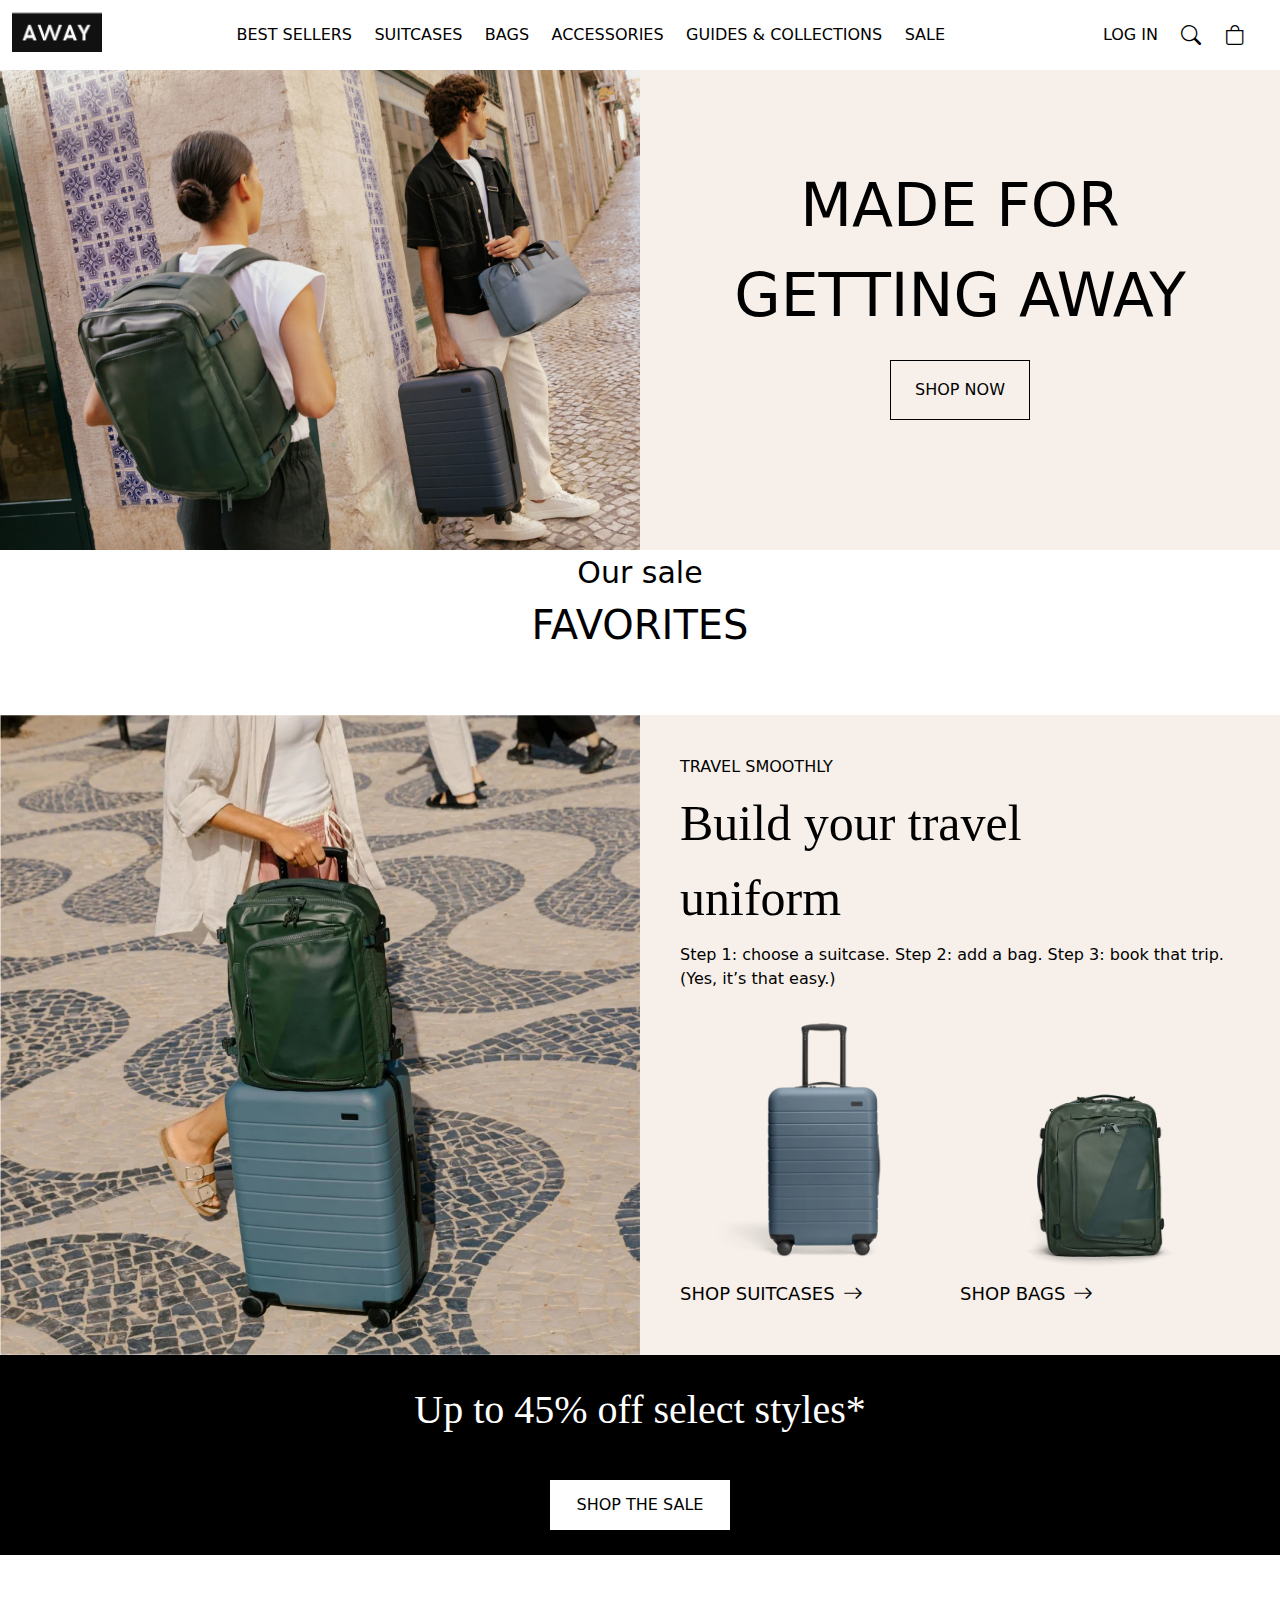
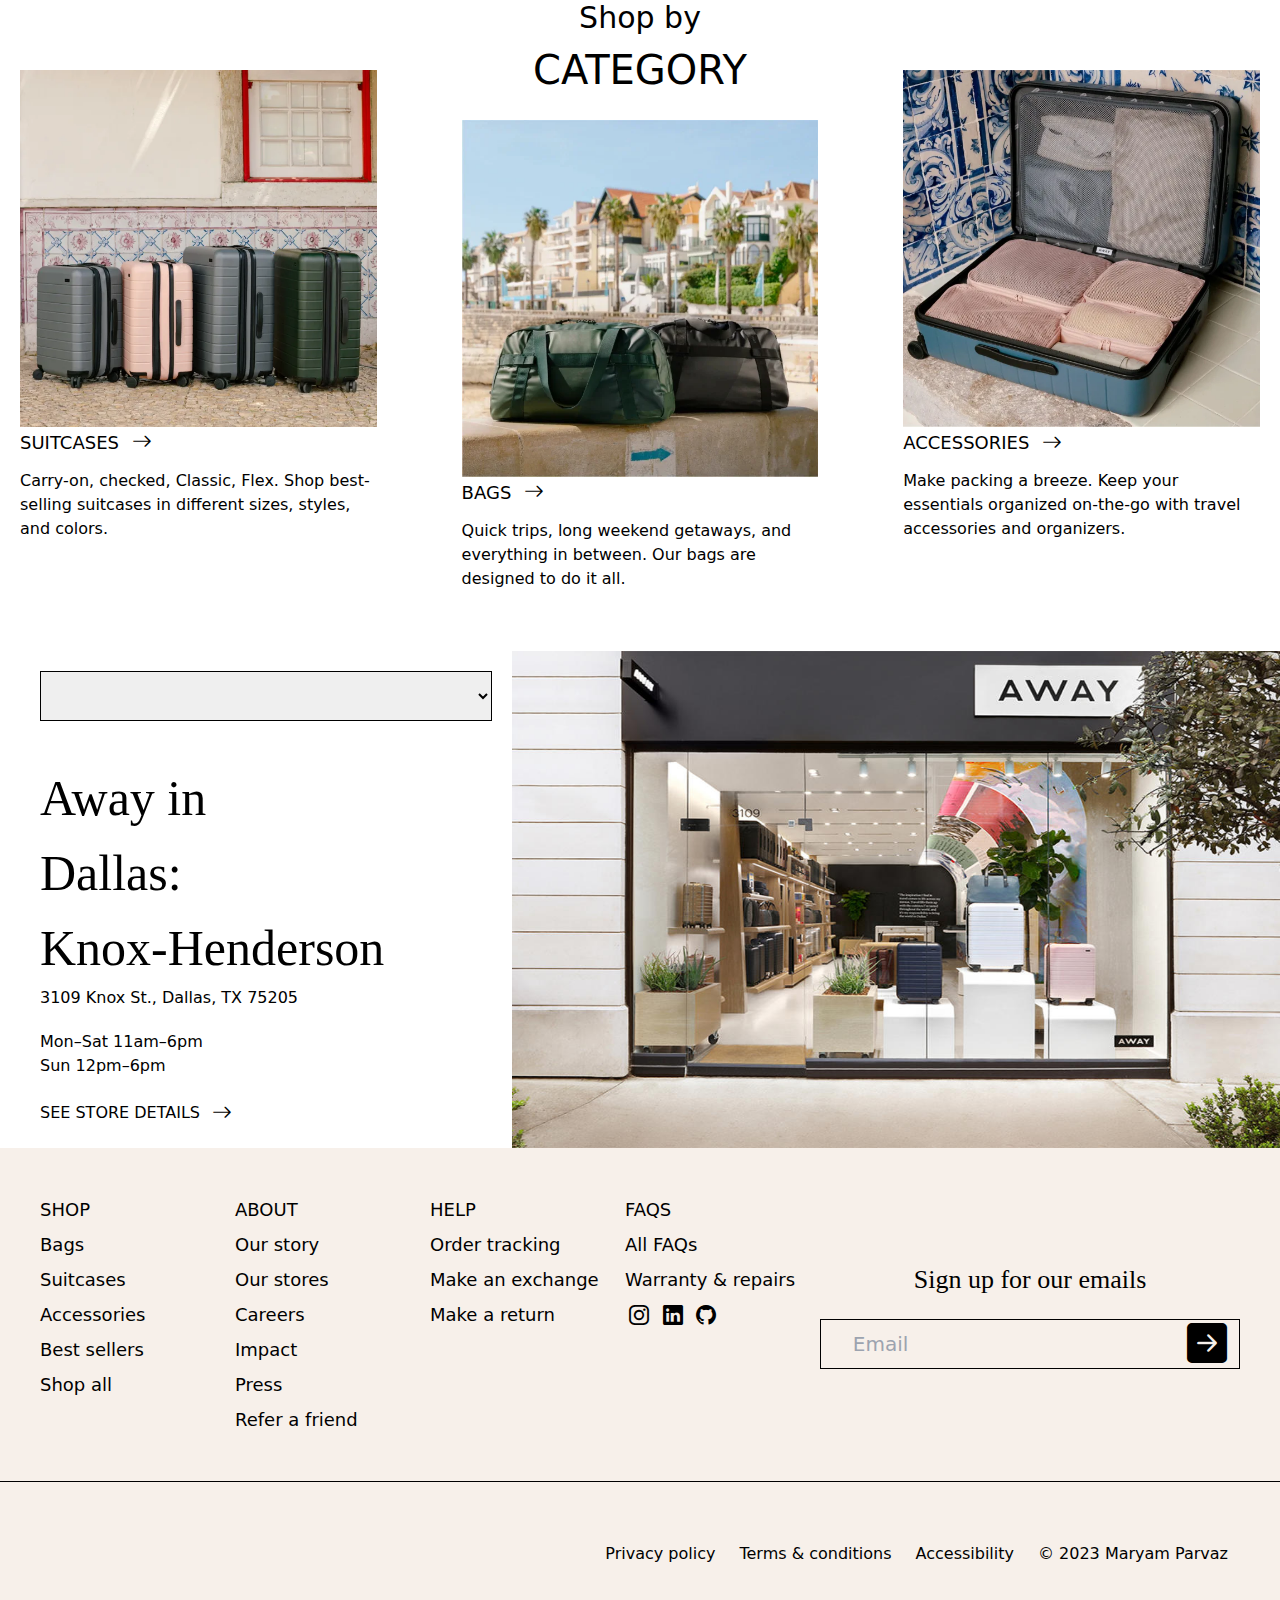
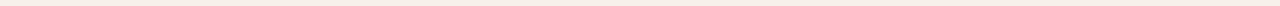
<file: index.html>
<!DOCTYPE html>
<html lang="en">

<head>
        <meta charset="UTF-8">
        <meta name="viewport" content="width=device-width, initial-scale=1.0">
        <title>Document</title>
        <link rel="stylesheet" href="css/output.css">
        <link rel="stylesheet" href="font/node_modules/bootstrap-icons/font/bootstrap-icons.css">
</head>

<body class="flex justify-center">
        <main class="w-full flex flex-wrap 2xl:container 2xl:justify-center ">
                <!-- page one -->
                <section id="page1" class="w-full ">
                        <header class="w-full flex justify-between bg-white z-50 p-3 fixed top-0 left-0 h-[70px]">
                                <img id="logo" onclick="closecart()" src="img/Capture.PNG" alt=""
                                        class="w-[90px] h-[40px] cursor-pointer">
                                <ul class="hidden w-[60%] lg:flex justify-evenly">
                                        <li
                                                class="relative flex items-center after:absolute after:bottom-0 after:w-0 after:left-[50%] after:h-[1px] after:bg-black after:hover:w-full after:hover:left-0 after:transition-all after:duration-[.4s]">
                                                <a href="">BEST SELLERS</a>
                                        </li>
                                        <li
                                                class="relative flex items-center after:absolute after:bottom-0 after:w-0 after:left-[50%] after:h-[1px] after:bg-black after:hover:w-full after:hover:left-0 after:transition-all after:duration-[.4s]">
                                                <a href="">SUITCASES</a>
                                        </li>
                                        <li
                                                class="relative flex items-center after:absolute after:bottom-0 after:w-0 after:left-[50%] after:h-[1px] after:bg-black after:hover:w-full after:hover:left-0 after:transition-all after:duration-[.4s]">
                                                <a href="">BAGS</a>
                                        </li>
                                        <li
                                                class="relative flex items-center after:absolute after:bottom-0 after:w-0 after:left-[50%] after:h-[1px] after:bg-black after:hover:w-full after:hover:left-0 after:transition-all after:duration-[.4s]">
                                                <a href="">ACCESSORIES</a>
                                        </li>
                                        <li
                                                class="relative flex items-center after:absolute after:bottom-0 after:w-0 after:left-[50%] after:h-[1px] after:bg-black after:hover:w-full after:hover:left-0 after:transition-all after:duration-[.4s]">
                                                <a href="">GUIDES & COLLECTIONS</a>
                                        </li>
                                        <li
                                                class="relative flex items-center after:absolute after:bottom-0 after:w-0 after:left-[50%] after:h-[1px] after:bg-black after:hover:w-full after:hover:left-0 after:transition-all after:duration-[.4s]">
                                                <a href="" class="text-red">SALE</a>
                                        </li>
                                </ul>
                                <ul class="flex w-[30%] lg:w-[15%] justify-evenly">
                                        <li class="flex items-center"><a href="">LOG IN</a></li>
                                        <li class="flex items-center text-[20px]"><i
                                                        class="bi bi-search cursor-pointer"></i>
                                        </li>
                                        <li class="flex items-center relative"><i id="numm"
                                                        class="bi bi-bag cursor-pointer text-[20px]"></i></li>
                                </ul>
                        </header>
                        <section class="w-full flex mt-[70px] flex-wrap  bg-white">
                                <figure class="w-full flex md:w-[50%]">
                                        <img src="img/1.jpg" alt="" class="w-full">
                                </figure>
                                <div
                                        class="w-full flex md:w-[50%] bg-krem justify-center content-center flex-wrap pt-20 md:pt-0">
                                        <h1 class="text-[50px] md:text-[60px] w-full flex justify-center text-center">
                                                MADE FOR <br> GETTING AWAY</h1>
                                        <a href=""
                                                class="w-[140px] mb-10 h-[60px] border hover:bg-black hover:text-white transition-all duration-[.5s] flex justify-center items-center border-black mt-5">SHOP
                                                NOW</a>
                                </div>
                        </section>
                </section>
                <!-- start page 2 -->
                <section id="page2" class="w-full flex flex-wrap ">
                        <h3 class="w-full flex justify-center text-[30px]">Our sale</h3>
                        <h2 class="w-full flex justify-center text-[40px]">FAVORITES</h2>
                        <div id="four" class="w-full mt-5 flex px-10 flex-wrap md:flex-nowrap justify-center">
                        </div>
                </section>
                <!-- page3 -->
                <section id="page3" class="w-full flex flex-wrap mt-10   ">
                        <figure class="w-full md:w-[50%]  ">
                                <img src="img/6.jpg" alt="" class="w-full h-full object-cover">
                        </figure>
                        <div class="w-full flex flex-wrap md:w-[50%] bg-krem p-10 ">
                                <span class="w-full">TRAVEL SMOOTHLY</span>
                                <h3 class="w-full text-[40px] sm:text-[50px] font-serif">Build your travel <br> uniform
                                </h3>
                                <p>Step 1: choose a suitcase. Step 2: add a bag. Step 3: book that trip. (Yes, it’s that
                                        easy.)</p>
                                <div class="w-full flex">
                                        <figure>
                                                <img src="img/7.jpg" alt="">
                                                <figcaption class="flex cursor-pointer group items-center">
                                                        <span class="mr-2 text-[18px]">SHOP SUITCASES</span>
                                                        <i
                                                                class="bi bi-arrow-right group-hover:translate-x-3 transition-all duration-[.4s] text-[20px]"></i>
                                                </figcaption>
                                        </figure>
                                        <figure>
                                                <img src="img/8.jpg" alt="">
                                                <figcaption class="flex cursor-pointer group items-center">
                                                        <span class="mr-2 text-[18px]">SHOP BAGS</span>
                                                        <i
                                                                class="bi bi-arrow-right group-hover:translate-x-3 transition-all duration-[.4s] text-[20px]"></i>
                                                </figcaption>
                                        </figure>
                                </div>
                        </div>
                        <div class="w-full bg-black h-[200px] flex flex-wrap justify-center content-center">
                                <h5 class="w-full flex justify-center text-[30px] sm:text-[40px] font-serif text-white">
                                        Up to 45% off select styles*</h5>
                                <a href=""
                                        class="w-[180px] bg-white h-[50px] flex justify-center items-center mt-10">SHOP
                                        THE SALE</a>
                        </div>
                </section>
                <!-- page 4 -->
                <section id="page4" class="w-full flex flex-wrap  mt-10">
                        <h4 class="w-full flex justify-center text-[30px]">Shop by</h4>
                        <h3 class="w-full flex justify-center text-[40px]">CATEGORY</h3>
                        <div class="w-full flex flex-wrap justify-center relative">
                                <figure
                                        class="w-full md:w-[31%] p-5 md:absolute md:top-[-50px] md:left-0  cursor-pointer">
                                        <img class="w-full" src="img/9.jpg" alt="">
                                        <div class="group">
                                                <span class="mr-2 text-[18px]">SUITCASES</span>
                                                <i
                                                        class="bi bi-arrow-right group-hover:translate-x-3 transition-all duration-[.4s] text-[20px]"></i>
                                        </div>
                                        <p class="mt-3">Carry-on, checked, Classic, Flex. Shop best-selling suitcases in
                                                different sizes, styles, and colors.</p>
                                </figure>
                                <figure class="w-full md:w-[31%] p-5 cursor-pointer">
                                        <img class="w-full" src="img/10.jpg" alt="">
                                        <div class="group">
                                                <span class="mr-2 text-[18px]">BAGS</span>
                                                <i
                                                        class="bi bi-arrow-right group-hover:translate-x-3 transition-all duration-[.4s] text-[20px]"></i>
                                        </div>
                                        <p class="mt-3">Quick trips, long weekend getaways, and everything in between.
                                                Our bags are designed to do it all.</p>
                                </figure>
                                <figure
                                        class="w-full md:w-[31%] p-5 md:absolute md:top-[-50px] md:right-0 cursor-pointer">
                                        <img class="w-full" src="img/11.jpg" alt="">
                                        <div class="group ">
                                                <span class="mr-2 text-[18px]">ACCESSORIES</span>
                                                <i
                                                        class="bi bi-arrow-right group-hover:translate-x-3 transition-all duration-[.4s] text-[20px]"></i>
                                        </div>
                                        <p class="mt-3">Make packing a breeze. Keep your essentials organized on-the-go
                                                with travel accessories and organizers.</p>
                                </figure>
                        </div>
                </section>
                <!-- page5 -->
                <section id="page5" class="w-full flex flex-wrap mt-10">
                        <div class="w-full order-last lg:order-first lg:w-[40%] pl-10 pr-5 *:my-5">
                                <select onclick="clic(event)" name="" id="places"
                                        class="w-full border border-black h-[50px] cursor-pointer pl-3">
                                        <option ></option>
                                        <option value="1">London</option>
                                        <option value="2">Boston: Seaport</option>
                                        <option value="3">Austin</option>
                                        <option value="4">Chicago</option>
                                        <option value="5">San Francisco</option>
                                        <option value="6">Dallas</option>
                                </select>
                                <div class="mt-3">
                                        <h5 id="txt" class="text-[50px] font-serif">Away in <br>Dallas: <br>
                                                Knox-Henderson</h5>
                                        <span>3109 Knox St., Dallas, TX 75205</span>
                                </div>
                                <div class="w-full flex flex-wrap mt-10">
                                        <span class="w-full">Mon–Sat 11am–6pm</span>
                                        <span class="w-full">Sun 12pm–6pm</span>
                                </div>
                                <a href="" class="flex group items-center mt-5">SEE STORE DETAILS<i
                                                class="bi bi-arrow-right group-hover:translate-x-3 transition-all duration-[.4s] text-[20px] ml-3"></i></a>
                        </div>
                        <figure id="pla2" class="w-full order-10 lg:w-[60%] relative">
                                <img src="img/50.jpg" alt="" class="w-full h-full absolute">
                                <img src="img/51.jpg" alt="" class="w-full h-full absolute">
                                <img src="img/52.jpg" alt="" class="w-full h-full absolute">
                                <img src="img/53.jpg" alt="" class="w-full h-full absolute">
                                <img src="img/54.jpg" alt="" class="w-full h-full absolute">
                                <img src="img/55.jpg" alt="" class="w-full h-full absolute">
                        </figure>
                </section>
                <!-- page6 -->
                <section id="page6"
                        class="w-full fixed h-[100vh] overflow-y-scroll left-[100%] top-0 bg-gray-200  z-40 flex flex-wrap p-10 pt-[80px] justify-center transition-all duration-[.7s]">
                        <div class="w-full flex justify-end">
                                <i onclick="cl6()" class="bi bi-x-octagon text-[30px] text-red-500 cursor-pointer"></i>
                        </div>
                </section>
                <footer class="w-full bg-krem flex flex-wrap ">
                        <div class="w-full flex flex-wrap md:flex-nowrap justify-evenly border-b border-black p-10">
                                <div
                                        class="w-full lg:w-[65%] flex justify-between text-[18px] flex-wrap lg:flex-nowrap">
                                        <ul class="w-[50%] lg:w-[25%] *:my-2 *:cursor-pointer">
                                                <li class="cursor-auto font-medium">SHOP</li>
                                                <li>Bags</li>
                                                <li>Suitcases</li>
                                                <li>Accessories</li>
                                                <li>Best sellers</li>
                                                <li>Shop all</li>
                                        </ul>
                                        <ul class="w-[50%] lg:w-[25%] *:my-2 *:cursor-pointer">
                                                <li class="cursor-auto font-medium">ABOUT</li>
                                                <li>Our story</li>
                                                <li>Our stores</li>
                                                <li>Careers</li>
                                                <li>Impact</li>
                                                <li>Press</li>
                                                <li>Refer a friend</li>
                                        </ul>
                                        <ul class="w-[50%] lg:w-[25%] *:my-2 *:cursor-pointer mt-3 lg:mt-0">
                                                <li class="cursor-auto font-medium">HELP</li>
                                                <li>Order tracking</li>
                                                <li>Make an exchange</li>
                                                <li>Make a return</li>
                                        </ul>
                                        <ul class="w-[50%] lg:w-[25%] *:my-2 *:cursor-pointer mt-3 lg:mt-0">
                                                <li class="cursor-auto font-medium">FAQS</li>
                                                <li>All FAQs</li>
                                                <li>Warranty & repairs</li>
                                                <li class="*:mx-1">
                                                        <i class="bi bi-instagram text-[20px]"></i>
                                                        <i class="bi bi-linkedin text-[20px]"></i>
                                                        <i class="bi bi-github text-[20px]"></i>
                                                </li>
                                        </ul>
                                </div>
                                <div
                                        class="w-full flex flex-wrap lg:w-[35%] justify-center  mt-10 md:mt-5 lg:mt-0 content-center">
                                        <h5 class="w-full flex justify-center text-[26px] font-medium font-serif">Sign
                                                up for our emails</h5>
                                        <div
                                                class="w-full flex justify-center items-center border border-black h-[50px] mt-5">
                                                <input type="text" placeholder="Email"
                                                        class="h-full w-[80%] bg-inherit text-[20px] outline-none">
                                                <i
                                                        class="bi bi-arrow-right-square-fill w-[20px] text-[40px] cursor-pointer"></i>
                                        </div>
                                </div>
                        </div>
                        <ul class="mt-5 w-full flex justify-end  text-[14px] md:text-[16px] p-10">
                                <li class="mx-2 md:mx-3">Privacy policy</li>
                                <li class="mx-2 md:mx-3">Terms & conditions</li>
                                <li class="mx-2 md:mx-3">Accessibility</li>
                                <li class="mx-2 md:mx-3">© 2023 Maryam Parvaz</li>
                        </ul>
                </footer>
        </main>
</body>
<script src="js/index.js">      
</script>

</html>
</file>
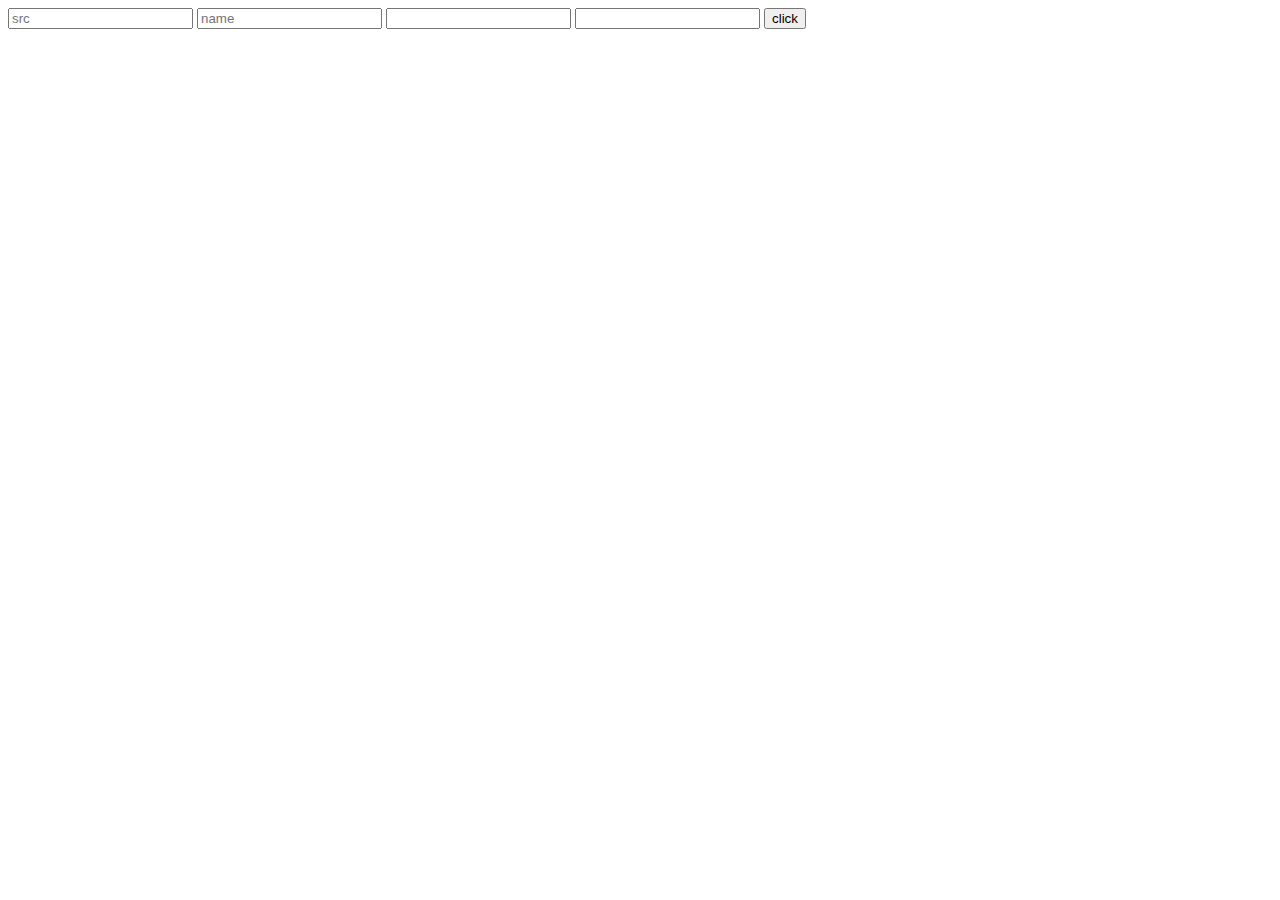
<file: pages/api.html>
<!DOCTYPE html>
<html lang="en">
<head>
        <meta charset="UTF-8">
        <meta name="viewport" content="width=device-width, initial-scale=1.0">
        <title>Document</title>
</head>
<body id="all">
        <input type="text" name="" id="src" placeholder="src">
        <input type="text" name="" id="name" placeholder="name">
        <input type="text" name="" id="p1">
        <input type="text" name="" id="p2">
        <button>click</button>
</body>
<script>
        let al = document.getElementById('al')
        document.getElementsByTagName('button')[0].addEventListener('click' , () =>{
                let srcc = document.getElementById('src').value
                let namee = document.getElementById('name').value
                let p1 = document.getElementById('p1').value
                let p2 = document.getElementById('p2').value
                // async function page1(){
                //         let x = await fetch('https://65997639a20d3dc41cefc559.mockapi.io/page2')
                //         let mydata = await x.json
                        
                // }
                const newTask = {
                        srcc :srcc ,
                        name :namee ,
                        price :p1,
                        newprice :p2 
                };
                fetch('https://65997639a20d3dc41cefc559.mockapi.io/page2', {
                        method: 'POST',
                        headers: { 'content-type': 'application/json' },
                        // Send your data in the request body as JSON
                        body: JSON.stringify(newTask)
                }).then(res => {
                        if (res.ok) {
                                return res.json();
                        }
                        // handle error
                }).then(task => {
                        alert('task recived')
                        // do something with the new task
                }).catch(error => {
                        // handle error
                        alert('no')
                })
        })
</script>
</html>
</file>
<file: css/output.css>
/*
! tailwindcss v3.4.0 | MIT License | https://tailwindcss.com
*/

/*
1. Prevent padding and border from affecting element width. (https://github.com/mozdevs/cssremedy/issues/4)
2. Allow adding a border to an element by just adding a border-width. (https://github.com/tailwindcss/tailwindcss/pull/116)
*/

*,
::before,
::after {
  box-sizing: border-box;
  /* 1 */
  border-width: 0;
  /* 2 */
  border-style: solid;
  /* 2 */
  border-color: #e5e7eb;
  /* 2 */
}

::before,
::after {
  --tw-content: '';
}

/*
1. Use a consistent sensible line-height in all browsers.
2. Prevent adjustments of font size after orientation changes in iOS.
3. Use a more readable tab size.
4. Use the user's configured `sans` font-family by default.
5. Use the user's configured `sans` font-feature-settings by default.
6. Use the user's configured `sans` font-variation-settings by default.
7. Disable tap highlights on iOS
*/

html,
:host {
  line-height: 1.5;
  /* 1 */
  -webkit-text-size-adjust: 100%;
  /* 2 */
  -moz-tab-size: 4;
  /* 3 */
  -o-tab-size: 4;
     tab-size: 4;
  /* 3 */
  font-family: ui-sans-serif, system-ui, sans-serif, "Apple Color Emoji", "Segoe UI Emoji", "Segoe UI Symbol", "Noto Color Emoji";
  /* 4 */
  font-feature-settings: normal;
  /* 5 */
  font-variation-settings: normal;
  /* 6 */
  -webkit-tap-highlight-color: transparent;
  /* 7 */
}

/*
1. Remove the margin in all browsers.
2. Inherit line-height from `html` so users can set them as a class directly on the `html` element.
*/

body {
  margin: 0;
  /* 1 */
  line-height: inherit;
  /* 2 */
}

/*
1. Add the correct height in Firefox.
2. Correct the inheritance of border color in Firefox. (https://bugzilla.mozilla.org/show_bug.cgi?id=190655)
3. Ensure horizontal rules are visible by default.
*/

hr {
  height: 0;
  /* 1 */
  color: inherit;
  /* 2 */
  border-top-width: 1px;
  /* 3 */
}

/*
Add the correct text decoration in Chrome, Edge, and Safari.
*/

abbr:where([title]) {
  -webkit-text-decoration: underline dotted;
          text-decoration: underline dotted;
}

/*
Remove the default font size and weight for headings.
*/

h1,
h2,
h3,
h4,
h5,
h6 {
  font-size: inherit;
  font-weight: inherit;
}

/*
Reset links to optimize for opt-in styling instead of opt-out.
*/

a {
  color: inherit;
  text-decoration: inherit;
}

/*
Add the correct font weight in Edge and Safari.
*/

b,
strong {
  font-weight: bolder;
}

/*
1. Use the user's configured `mono` font-family by default.
2. Use the user's configured `mono` font-feature-settings by default.
3. Use the user's configured `mono` font-variation-settings by default.
4. Correct the odd `em` font sizing in all browsers.
*/

code,
kbd,
samp,
pre {
  font-family: ui-monospace, SFMono-Regular, Menlo, Monaco, Consolas, "Liberation Mono", "Courier New", monospace;
  /* 1 */
  font-feature-settings: normal;
  /* 2 */
  font-variation-settings: normal;
  /* 3 */
  font-size: 1em;
  /* 4 */
}

/*
Add the correct font size in all browsers.
*/

small {
  font-size: 80%;
}

/*
Prevent `sub` and `sup` elements from affecting the line height in all browsers.
*/

sub,
sup {
  font-size: 75%;
  line-height: 0;
  position: relative;
  vertical-align: baseline;
}

sub {
  bottom: -0.25em;
}

sup {
  top: -0.5em;
}

/*
1. Remove text indentation from table contents in Chrome and Safari. (https://bugs.chromium.org/p/chromium/issues/detail?id=999088, https://bugs.webkit.org/show_bug.cgi?id=201297)
2. Correct table border color inheritance in all Chrome and Safari. (https://bugs.chromium.org/p/chromium/issues/detail?id=935729, https://bugs.webkit.org/show_bug.cgi?id=195016)
3. Remove gaps between table borders by default.
*/

table {
  text-indent: 0;
  /* 1 */
  border-color: inherit;
  /* 2 */
  border-collapse: collapse;
  /* 3 */
}

/*
1. Change the font styles in all browsers.
2. Remove the margin in Firefox and Safari.
3. Remove default padding in all browsers.
*/

button,
input,
optgroup,
select,
textarea {
  font-family: inherit;
  /* 1 */
  font-feature-settings: inherit;
  /* 1 */
  font-variation-settings: inherit;
  /* 1 */
  font-size: 100%;
  /* 1 */
  font-weight: inherit;
  /* 1 */
  line-height: inherit;
  /* 1 */
  color: inherit;
  /* 1 */
  margin: 0;
  /* 2 */
  padding: 0;
  /* 3 */
}

/*
Remove the inheritance of text transform in Edge and Firefox.
*/

button,
select {
  text-transform: none;
}

/*
1. Correct the inability to style clickable types in iOS and Safari.
2. Remove default button styles.
*/

button,
[type='button'],
[type='reset'],
[type='submit'] {
  -webkit-appearance: button;
  /* 1 */
  background-color: transparent;
  /* 2 */
  background-image: none;
  /* 2 */
}

/*
Use the modern Firefox focus style for all focusable elements.
*/

:-moz-focusring {
  outline: auto;
}

/*
Remove the additional `:invalid` styles in Firefox. (https://github.com/mozilla/gecko-dev/blob/2f9eacd9d3d995c937b4251a5557d95d494c9be1/layout/style/res/forms.css#L728-L737)
*/

:-moz-ui-invalid {
  box-shadow: none;
}

/*
Add the correct vertical alignment in Chrome and Firefox.
*/

progress {
  vertical-align: baseline;
}

/*
Correct the cursor style of increment and decrement buttons in Safari.
*/

::-webkit-inner-spin-button,
::-webkit-outer-spin-button {
  height: auto;
}

/*
1. Correct the odd appearance in Chrome and Safari.
2. Correct the outline style in Safari.
*/

[type='search'] {
  -webkit-appearance: textfield;
  /* 1 */
  outline-offset: -2px;
  /* 2 */
}

/*
Remove the inner padding in Chrome and Safari on macOS.
*/

::-webkit-search-decoration {
  -webkit-appearance: none;
}

/*
1. Correct the inability to style clickable types in iOS and Safari.
2. Change font properties to `inherit` in Safari.
*/

::-webkit-file-upload-button {
  -webkit-appearance: button;
  /* 1 */
  font: inherit;
  /* 2 */
}

/*
Add the correct display in Chrome and Safari.
*/

summary {
  display: list-item;
}

/*
Removes the default spacing and border for appropriate elements.
*/

blockquote,
dl,
dd,
h1,
h2,
h3,
h4,
h5,
h6,
hr,
figure,
p,
pre {
  margin: 0;
}

fieldset {
  margin: 0;
  padding: 0;
}

legend {
  padding: 0;
}

ol,
ul,
menu {
  list-style: none;
  margin: 0;
  padding: 0;
}

/*
Reset default styling for dialogs.
*/

dialog {
  padding: 0;
}

/*
Prevent resizing textareas horizontally by default.
*/

textarea {
  resize: vertical;
}

/*
1. Reset the default placeholder opacity in Firefox. (https://github.com/tailwindlabs/tailwindcss/issues/3300)
2. Set the default placeholder color to the user's configured gray 400 color.
*/

input::-moz-placeholder, textarea::-moz-placeholder {
  opacity: 1;
  /* 1 */
  color: #9ca3af;
  /* 2 */
}

input::placeholder,
textarea::placeholder {
  opacity: 1;
  /* 1 */
  color: #9ca3af;
  /* 2 */
}

/*
Set the default cursor for buttons.
*/

button,
[role="button"] {
  cursor: pointer;
}

/*
Make sure disabled buttons don't get the pointer cursor.
*/

:disabled {
  cursor: default;
}

/*
1. Make replaced elements `display: block` by default. (https://github.com/mozdevs/cssremedy/issues/14)
2. Add `vertical-align: middle` to align replaced elements more sensibly by default. (https://github.com/jensimmons/cssremedy/issues/14#issuecomment-634934210)
   This can trigger a poorly considered lint error in some tools but is included by design.
*/

img,
svg,
video,
canvas,
audio,
iframe,
embed,
object {
  display: block;
  /* 1 */
  vertical-align: middle;
  /* 2 */
}

/*
Constrain images and videos to the parent width and preserve their intrinsic aspect ratio. (https://github.com/mozdevs/cssremedy/issues/14)
*/

img,
video {
  max-width: 100%;
  height: auto;
}

/* Make elements with the HTML hidden attribute stay hidden by default */

[hidden] {
  display: none;
}

*, ::before, ::after {
  --tw-border-spacing-x: 0;
  --tw-border-spacing-y: 0;
  --tw-translate-x: 0;
  --tw-translate-y: 0;
  --tw-rotate: 0;
  --tw-skew-x: 0;
  --tw-skew-y: 0;
  --tw-scale-x: 1;
  --tw-scale-y: 1;
  --tw-pan-x:  ;
  --tw-pan-y:  ;
  --tw-pinch-zoom:  ;
  --tw-scroll-snap-strictness: proximity;
  --tw-gradient-from-position:  ;
  --tw-gradient-via-position:  ;
  --tw-gradient-to-position:  ;
  --tw-ordinal:  ;
  --tw-slashed-zero:  ;
  --tw-numeric-figure:  ;
  --tw-numeric-spacing:  ;
  --tw-numeric-fraction:  ;
  --tw-ring-inset:  ;
  --tw-ring-offset-width: 0px;
  --tw-ring-offset-color: #fff;
  --tw-ring-color: rgb(59 130 246 / 0.5);
  --tw-ring-offset-shadow: 0 0 #0000;
  --tw-ring-shadow: 0 0 #0000;
  --tw-shadow: 0 0 #0000;
  --tw-shadow-colored: 0 0 #0000;
  --tw-blur:  ;
  --tw-brightness:  ;
  --tw-contrast:  ;
  --tw-grayscale:  ;
  --tw-hue-rotate:  ;
  --tw-invert:  ;
  --tw-saturate:  ;
  --tw-sepia:  ;
  --tw-drop-shadow:  ;
  --tw-backdrop-blur:  ;
  --tw-backdrop-brightness:  ;
  --tw-backdrop-contrast:  ;
  --tw-backdrop-grayscale:  ;
  --tw-backdrop-hue-rotate:  ;
  --tw-backdrop-invert:  ;
  --tw-backdrop-opacity:  ;
  --tw-backdrop-saturate:  ;
  --tw-backdrop-sepia:  ;
}

::backdrop {
  --tw-border-spacing-x: 0;
  --tw-border-spacing-y: 0;
  --tw-translate-x: 0;
  --tw-translate-y: 0;
  --tw-rotate: 0;
  --tw-skew-x: 0;
  --tw-skew-y: 0;
  --tw-scale-x: 1;
  --tw-scale-y: 1;
  --tw-pan-x:  ;
  --tw-pan-y:  ;
  --tw-pinch-zoom:  ;
  --tw-scroll-snap-strictness: proximity;
  --tw-gradient-from-position:  ;
  --tw-gradient-via-position:  ;
  --tw-gradient-to-position:  ;
  --tw-ordinal:  ;
  --tw-slashed-zero:  ;
  --tw-numeric-figure:  ;
  --tw-numeric-spacing:  ;
  --tw-numeric-fraction:  ;
  --tw-ring-inset:  ;
  --tw-ring-offset-width: 0px;
  --tw-ring-offset-color: #fff;
  --tw-ring-color: rgb(59 130 246 / 0.5);
  --tw-ring-offset-shadow: 0 0 #0000;
  --tw-ring-shadow: 0 0 #0000;
  --tw-shadow: 0 0 #0000;
  --tw-shadow-colored: 0 0 #0000;
  --tw-blur:  ;
  --tw-brightness:  ;
  --tw-contrast:  ;
  --tw-grayscale:  ;
  --tw-hue-rotate:  ;
  --tw-invert:  ;
  --tw-saturate:  ;
  --tw-sepia:  ;
  --tw-drop-shadow:  ;
  --tw-backdrop-blur:  ;
  --tw-backdrop-brightness:  ;
  --tw-backdrop-contrast:  ;
  --tw-backdrop-grayscale:  ;
  --tw-backdrop-hue-rotate:  ;
  --tw-backdrop-invert:  ;
  --tw-backdrop-opacity:  ;
  --tw-backdrop-saturate:  ;
  --tw-backdrop-sepia:  ;
}

.fixed {
  position: fixed;
}

.absolute {
  position: absolute;
}

.relative {
  position: relative;
}

.left-0 {
  left: 0px;
}

.left-\[100\%\] {
  left: 100%;
}

.right-\[-100\%\] {
  right: -100%;
}

.top-0 {
  top: 0px;
}

.z-10 {
  z-index: 10;
}

.z-20 {
  z-index: 20;
}

.z-40 {
  z-index: 40;
}

.z-50 {
  z-index: 50;
}

.order-10 {
  order: 10;
}

.order-last {
  order: 9999;
}

.mx-2 {
  margin-left: 0.5rem;
  margin-right: 0.5rem;
}

.my-2 {
  margin-top: 0.5rem;
  margin-bottom: 0.5rem;
}

.mb-10 {
  margin-bottom: 2.5rem;
}

.mb-2 {
  margin-bottom: 0.5rem;
}

.mb-3 {
  margin-bottom: 0.75rem;
}

.ml-1 {
  margin-left: 0.25rem;
}

.ml-3 {
  margin-left: 0.75rem;
}

.ml-5 {
  margin-left: 1.25rem;
}

.mr-2 {
  margin-right: 0.5rem;
}

.mr-3 {
  margin-right: 0.75rem;
}

.mr-5 {
  margin-right: 1.25rem;
}

.mt-10 {
  margin-top: 2.5rem;
}

.mt-3 {
  margin-top: 0.75rem;
}

.mt-5 {
  margin-top: 1.25rem;
}

.mt-6 {
  margin-top: 1.5rem;
}

.mt-\[160vh\] {
  margin-top: 160vh;
}

.mt-\[70px\] {
  margin-top: 70px;
}

.flex {
  display: flex;
}

.hidden {
  display: none;
}

.h-\[100vh\] {
  height: 100vh;
}

.h-\[200px\] {
  height: 200px;
}

.h-\[250px\] {
  height: 250px;
}

.h-\[25px\] {
  height: 25px;
}

.h-\[40px\] {
  height: 40px;
}

.h-\[50px\] {
  height: 50px;
}

.h-\[60px\] {
  height: 60px;
}

.h-\[70px\] {
  height: 70px;
}

.h-\[80px\] {
  height: 80px;
}

.h-full {
  height: 100%;
}

.min-h-\[100vh\] {
  min-height: 100vh;
}

.w-\[100px\] {
  width: 100px;
}

.w-\[140px\] {
  width: 140px;
}

.w-\[180px\] {
  width: 180px;
}

.w-\[200px\] {
  width: 200px;
}

.w-\[20px\] {
  width: 20px;
}

.w-\[25px\] {
  width: 25px;
}

.w-\[30\%\] {
  width: 30%;
}

.w-\[50\%\] {
  width: 50%;
}

.w-\[60\%\] {
  width: 60%;
}

.w-\[80\%\] {
  width: 80%;
}

.w-\[90px\] {
  width: 90px;
}

.w-full {
  width: 100%;
}

.cursor-auto {
  cursor: auto;
}

.cursor-pointer {
  cursor: pointer;
}

.list-disc {
  list-style-type: disc;
}

.flex-wrap {
  flex-wrap: wrap;
}

.content-center {
  align-content: center;
}

.content-start {
  align-content: flex-start;
}

.items-start {
  align-items: flex-start;
}

.items-center {
  align-items: center;
}

.justify-end {
  justify-content: flex-end;
}

.justify-center {
  justify-content: center;
}

.justify-between {
  justify-content: space-between;
}

.justify-evenly {
  justify-content: space-evenly;
}

.overflow-hidden {
  overflow: hidden;
}

.overflow-y-scroll {
  overflow-y: scroll;
}

.rounded-\[10px\] {
  border-radius: 10px;
}

.rounded-\[15px\] {
  border-radius: 15px;
}

.rounded-\[50\%\] {
  border-radius: 50%;
}

.border {
  border-width: 1px;
}

.border-\[\.5px\] {
  border-width: .5px;
}

.border-b {
  border-bottom-width: 1px;
}

.border-black {
  --tw-border-opacity: 1;
  border-color: rgb(0 0 0 / var(--tw-border-opacity));
}

.border-gray-700 {
  --tw-border-opacity: 1;
  border-color: rgb(55 65 81 / var(--tw-border-opacity));
}

.bg-black {
  --tw-bg-opacity: 1;
  background-color: rgb(0 0 0 / var(--tw-bg-opacity));
}

.bg-gray-200 {
  --tw-bg-opacity: 1;
  background-color: rgb(229 231 235 / var(--tw-bg-opacity));
}

.bg-inherit {
  background-color: inherit;
}

.bg-krem {
  --tw-bg-opacity: 1;
  background-color: rgb(247 240 234 / var(--tw-bg-opacity));
}

.bg-pink1 {
  --tw-bg-opacity: 1;
  background-color: rgb(234 190 190 / var(--tw-bg-opacity));
}

.bg-white {
  --tw-bg-opacity: 1;
  background-color: rgb(255 255 255 / var(--tw-bg-opacity));
}

.object-cover {
  -o-object-fit: cover;
     object-fit: cover;
}

.p-10 {
  padding: 2.5rem;
}

.p-3 {
  padding: 0.75rem;
}

.p-5 {
  padding: 1.25rem;
}

.p-7 {
  padding: 1.75rem;
}

.px-10 {
  padding-left: 2.5rem;
  padding-right: 2.5rem;
}

.px-2 {
  padding-left: 0.5rem;
  padding-right: 0.5rem;
}

.py-2 {
  padding-top: 0.5rem;
  padding-bottom: 0.5rem;
}

.py-3 {
  padding-top: 0.75rem;
  padding-bottom: 0.75rem;
}

.py-5 {
  padding-top: 1.25rem;
  padding-bottom: 1.25rem;
}

.pb-5 {
  padding-bottom: 1.25rem;
}

.pl-10 {
  padding-left: 2.5rem;
}

.pl-3 {
  padding-left: 0.75rem;
}

.pr-5 {
  padding-right: 1.25rem;
}

.pt-20 {
  padding-top: 5rem;
}

.pt-\[80px\] {
  padding-top: 80px;
}

.text-center {
  text-align: center;
}

.font-serif {
  font-family: ui-serif, Georgia, Cambria, "Times New Roman", Times, serif;
}

.text-\[13px\] {
  font-size: 13px;
}

.text-\[14px\] {
  font-size: 14px;
}

.text-\[16px\] {
  font-size: 16px;
}

.text-\[17px\] {
  font-size: 17px;
}

.text-\[18px\] {
  font-size: 18px;
}

.text-\[20px\] {
  font-size: 20px;
}

.text-\[22px\] {
  font-size: 22px;
}

.text-\[23px\] {
  font-size: 23px;
}

.text-\[25px\] {
  font-size: 25px;
}

.text-\[26px\] {
  font-size: 26px;
}

.text-\[27px\] {
  font-size: 27px;
}

.text-\[30px\] {
  font-size: 30px;
}

.text-\[32px\] {
  font-size: 32px;
}

.text-\[40px\] {
  font-size: 40px;
}

.text-\[50px\] {
  font-size: 50px;
}

.font-medium {
  font-weight: 500;
}

.text-red-500 {
  --tw-text-opacity: 1;
  color: rgb(239 68 68 / var(--tw-text-opacity));
}

.text-red-600 {
  --tw-text-opacity: 1;
  color: rgb(220 38 38 / var(--tw-text-opacity));
}

.text-white {
  --tw-text-opacity: 1;
  color: rgb(255 255 255 / var(--tw-text-opacity));
}

.outline-none {
  outline: 2px solid transparent;
  outline-offset: 2px;
}

.transition-all {
  transition-property: all;
  transition-timing-function: cubic-bezier(0.4, 0, 0.2, 1);
  transition-duration: 150ms;
}

.duration-\[\.4s\] {
  transition-duration: .4s;
}

.duration-\[\.5s\] {
  transition-duration: .5s;
}

.duration-\[\.7s\] {
  transition-duration: .7s;
}

.duration-\[\.8s\] {
  transition-duration: .8s;
}

.cartt {
  width: 90%;
  height: 300px;
  background-color: white;
  border-radius: 10px;
  display: flex;
  align-items: center;
  justify-content: space-between;
  padding: 10px;
  flex-wrap: wrap;
  margin: 5px 0;
  @media only screen and (min-width: 800px) {
    width: 70%;
  }
}

@media (min-width: 1536px) {
  .\32xl\:container {
    width: 100%;
  }

  @media (min-width: 640px) {
    .\32xl\:container {
      max-width: 640px;
    }
  }

  @media (min-width: 768px) {
    .\32xl\:container {
      max-width: 768px;
    }
  }

  @media (min-width: 1024px) {
    .\32xl\:container {
      max-width: 1024px;
    }
  }

  @media (min-width: 1280px) {
    .\32xl\:container {
      max-width: 1280px;
    }
  }

  @media (min-width: 1536px) {
    .\32xl\:container {
      max-width: 1536px;
    }
  }
}

.\*\:mx-1 > * {
  margin-left: 0.25rem;
  margin-right: 0.25rem;
}

.\*\:my-2 > * {
  margin-top: 0.5rem;
  margin-bottom: 0.5rem;
}

.\*\:my-5 > * {
  margin-top: 1.25rem;
  margin-bottom: 1.25rem;
}

.\*\:my-6 > * {
  margin-top: 1.5rem;
  margin-bottom: 1.5rem;
}

.\*\:w-full > * {
  width: 100%;
}

.\*\:cursor-pointer > * {
  cursor: pointer;
}

.\*\:text-\[19px\] > * {
  font-size: 19px;
}

.after\:absolute::after {
  content: var(--tw-content);
  position: absolute;
}

.after\:bottom-0::after {
  content: var(--tw-content);
  bottom: 0px;
}

.after\:left-\[50\%\]::after {
  content: var(--tw-content);
  left: 50%;
}

.after\:h-\[1px\]::after {
  content: var(--tw-content);
  height: 1px;
}

.after\:w-0::after {
  content: var(--tw-content);
  width: 0px;
}

.after\:bg-black::after {
  content: var(--tw-content);
  --tw-bg-opacity: 1;
  background-color: rgb(0 0 0 / var(--tw-bg-opacity));
}

.after\:transition-all::after {
  content: var(--tw-content);
  transition-property: all;
  transition-timing-function: cubic-bezier(0.4, 0, 0.2, 1);
  transition-duration: 150ms;
}

.after\:duration-\[\.4s\]::after {
  content: var(--tw-content);
  transition-duration: .4s;
}

.hover\:scale-\[1\.2\]:hover {
  --tw-scale-x: 1.2;
  --tw-scale-y: 1.2;
  transform: translate(var(--tw-translate-x), var(--tw-translate-y)) rotate(var(--tw-rotate)) skewX(var(--tw-skew-x)) skewY(var(--tw-skew-y)) scaleX(var(--tw-scale-x)) scaleY(var(--tw-scale-y));
}

.hover\:bg-black:hover {
  --tw-bg-opacity: 1;
  background-color: rgb(0 0 0 / var(--tw-bg-opacity));
}

.hover\:bg-gray-500:hover {
  --tw-bg-opacity: 1;
  background-color: rgb(107 114 128 / var(--tw-bg-opacity));
}

.hover\:text-white:hover {
  --tw-text-opacity: 1;
  color: rgb(255 255 255 / var(--tw-text-opacity));
}

.after\:hover\:left-0:hover::after {
  content: var(--tw-content);
  left: 0px;
}

.after\:hover\:w-full:hover::after {
  content: var(--tw-content);
  width: 100%;
}

.group:hover .group-hover\:translate-x-3 {
  --tw-translate-x: 0.75rem;
  transform: translate(var(--tw-translate-x), var(--tw-translate-y)) rotate(var(--tw-rotate)) skewX(var(--tw-skew-x)) skewY(var(--tw-skew-y)) scaleX(var(--tw-scale-x)) scaleY(var(--tw-scale-y));
}

@media (min-width: 640px) {
  .sm\:mb-0 {
    margin-bottom: 0px;
  }

  .sm\:text-\[40px\] {
    font-size: 40px;
  }

  .sm\:text-\[50px\] {
    font-size: 50px;
  }
}

@media (min-width: 768px) {
  .md\:absolute {
    position: absolute;
  }

  .md\:left-0 {
    left: 0px;
  }

  .md\:right-0 {
    right: 0px;
  }

  .md\:top-\[-50px\] {
    top: -50px;
  }

  .md\:mx-3 {
    margin-left: 0.75rem;
    margin-right: 0.75rem;
  }

  .md\:mt-0 {
    margin-top: 0px;
  }

  .md\:mt-5 {
    margin-top: 1.25rem;
  }

  .md\:h-\[80\%\] {
    height: 80%;
  }

  .md\:w-\[31\%\] {
    width: 31%;
  }

  .md\:w-\[40\%\] {
    width: 40%;
  }

  .md\:w-\[50\%\] {
    width: 50%;
  }

  .md\:flex-nowrap {
    flex-wrap: nowrap;
  }

  .md\:overflow-y-scroll {
    overflow-y: scroll;
  }

  .md\:pt-0 {
    padding-top: 0px;
  }

  .md\:text-\[16px\] {
    font-size: 16px;
  }

  .md\:text-\[20px\] {
    font-size: 20px;
  }

  .md\:text-\[60px\] {
    font-size: 60px;
  }

  .\*\:md\:mx-5 > * {
    margin-left: 1.25rem;
    margin-right: 1.25rem;
  }

  .\*\:md\:text-\[15px\] > * {
    font-size: 15px;
  }
}

@media (min-width: 1024px) {
  .lg\:order-first {
    order: -9999;
  }

  .lg\:ml-0 {
    margin-left: 0px;
  }

  .lg\:mt-0 {
    margin-top: 0px;
  }

  .lg\:flex {
    display: flex;
  }

  .lg\:w-\[15\%\] {
    width: 15%;
  }

  .lg\:w-\[25\%\] {
    width: 25%;
  }

  .lg\:w-\[35\%\] {
    width: 35%;
  }

  .lg\:w-\[40\%\] {
    width: 40%;
  }

  .lg\:w-\[60\%\] {
    width: 60%;
  }

  .lg\:w-\[65\%\] {
    width: 65%;
  }

  .lg\:flex-nowrap {
    flex-wrap: nowrap;
  }

  .lg\:text-\[35px\] {
    font-size: 35px;
  }

  .\*\:lg\:my-5 > * {
    margin-top: 1.25rem;
    margin-bottom: 1.25rem;
  }

  .\*\:lg\:text-\[22px\] > * {
    font-size: 22px;
  }
}

@media (min-width: 1536px) {
  .\32xl\:justify-center {
    justify-content: center;
  }
}
</file>
